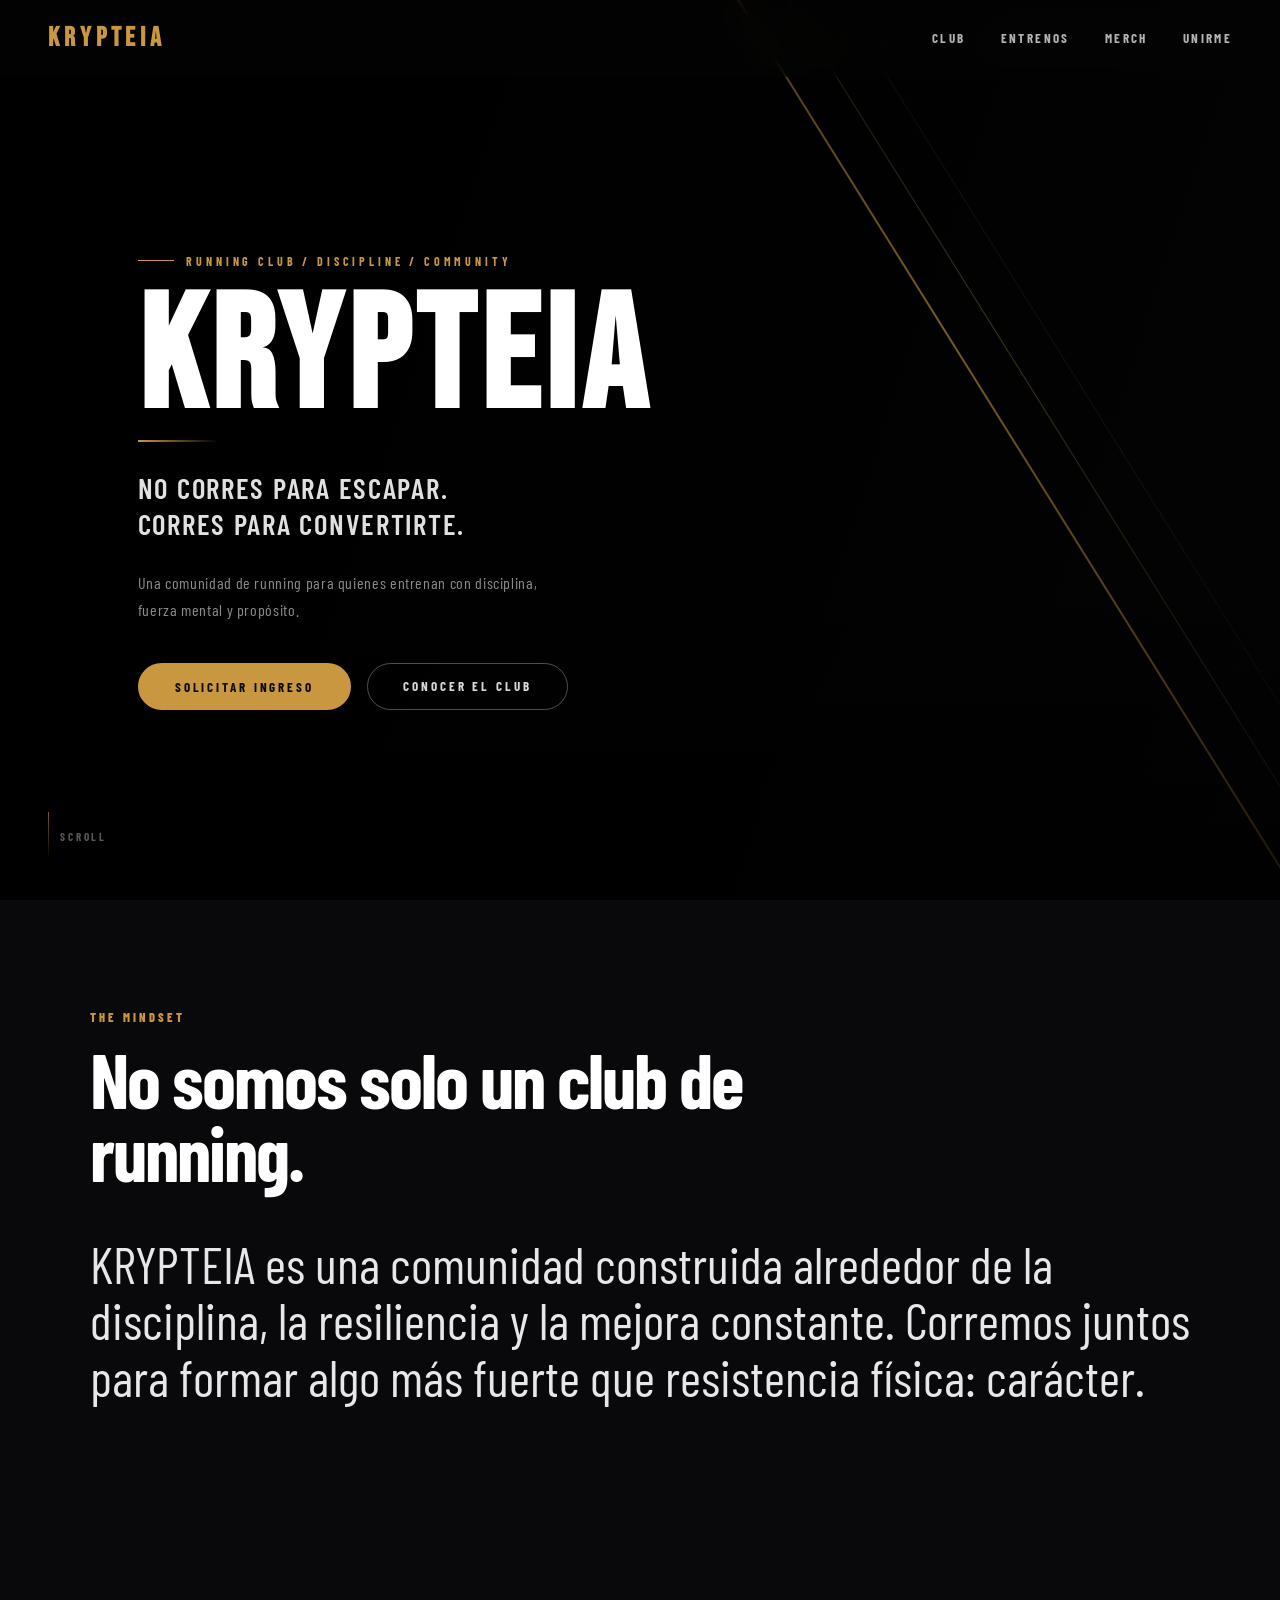
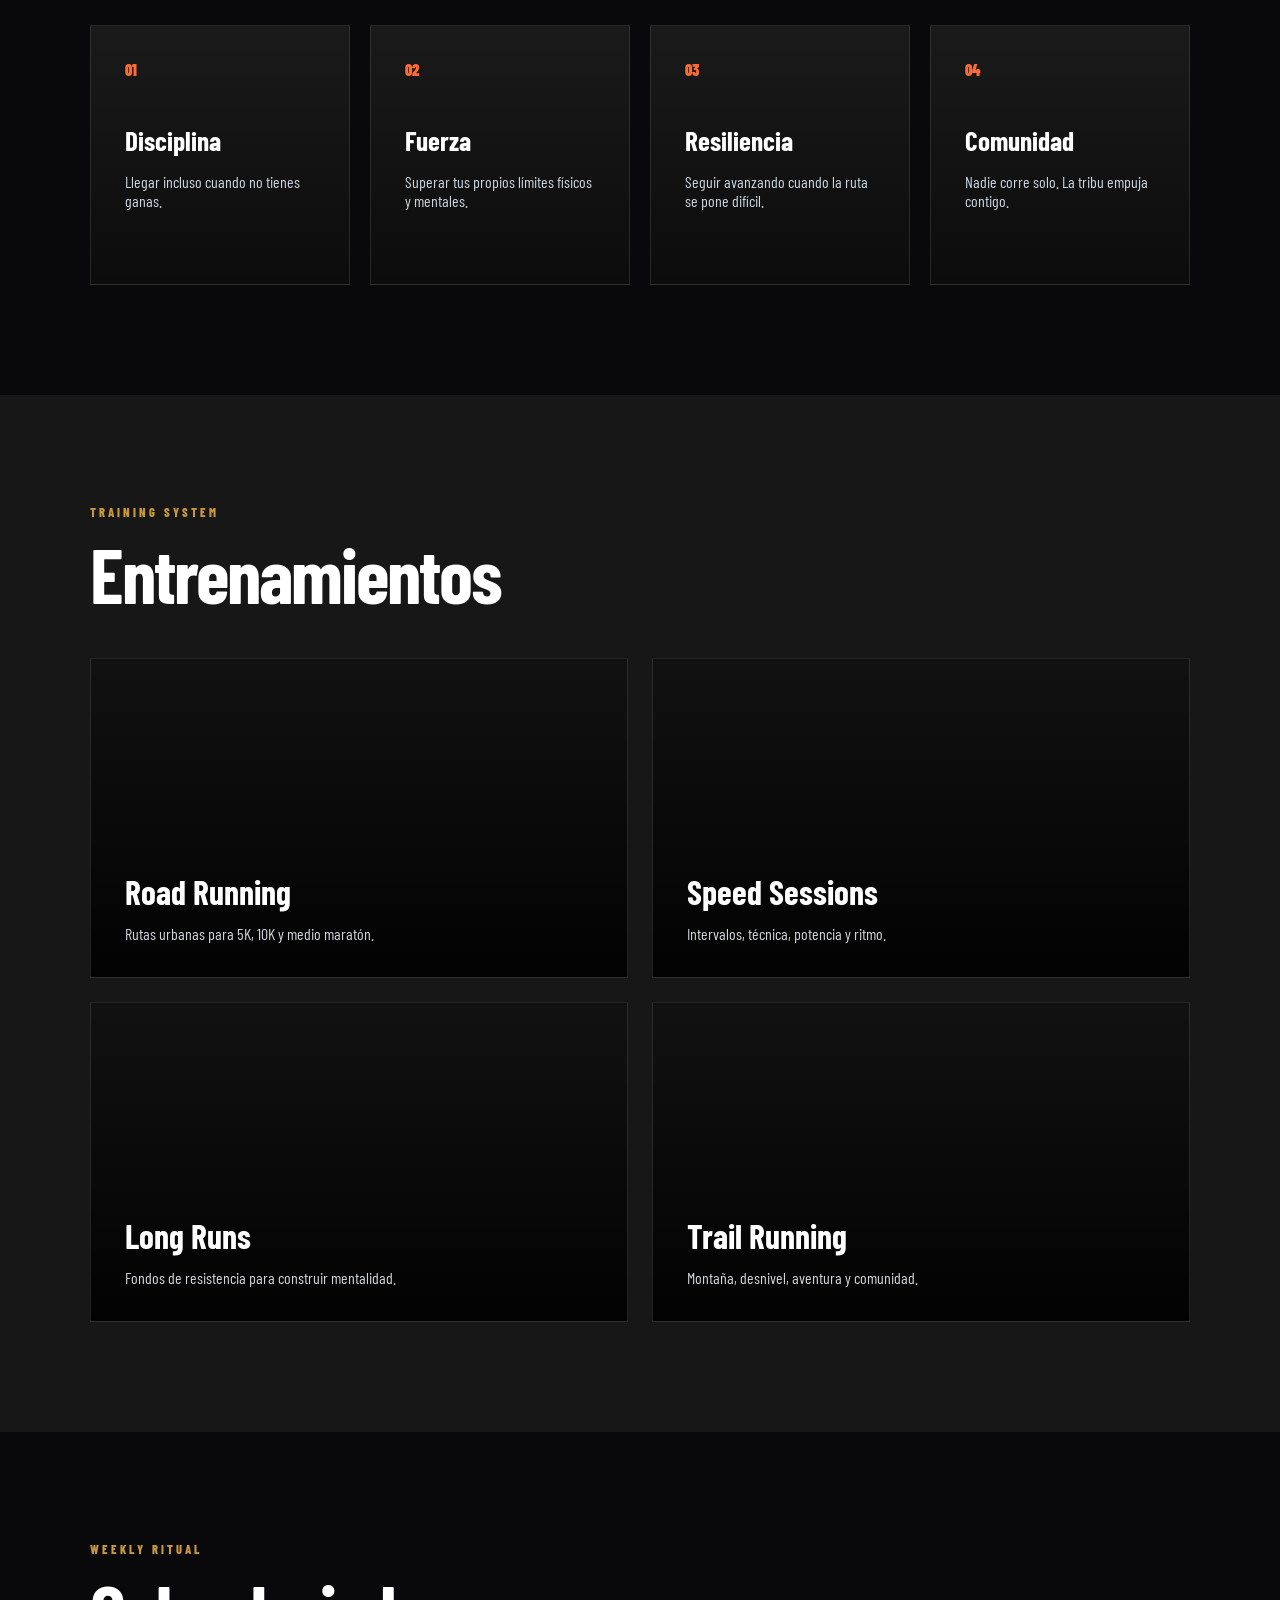
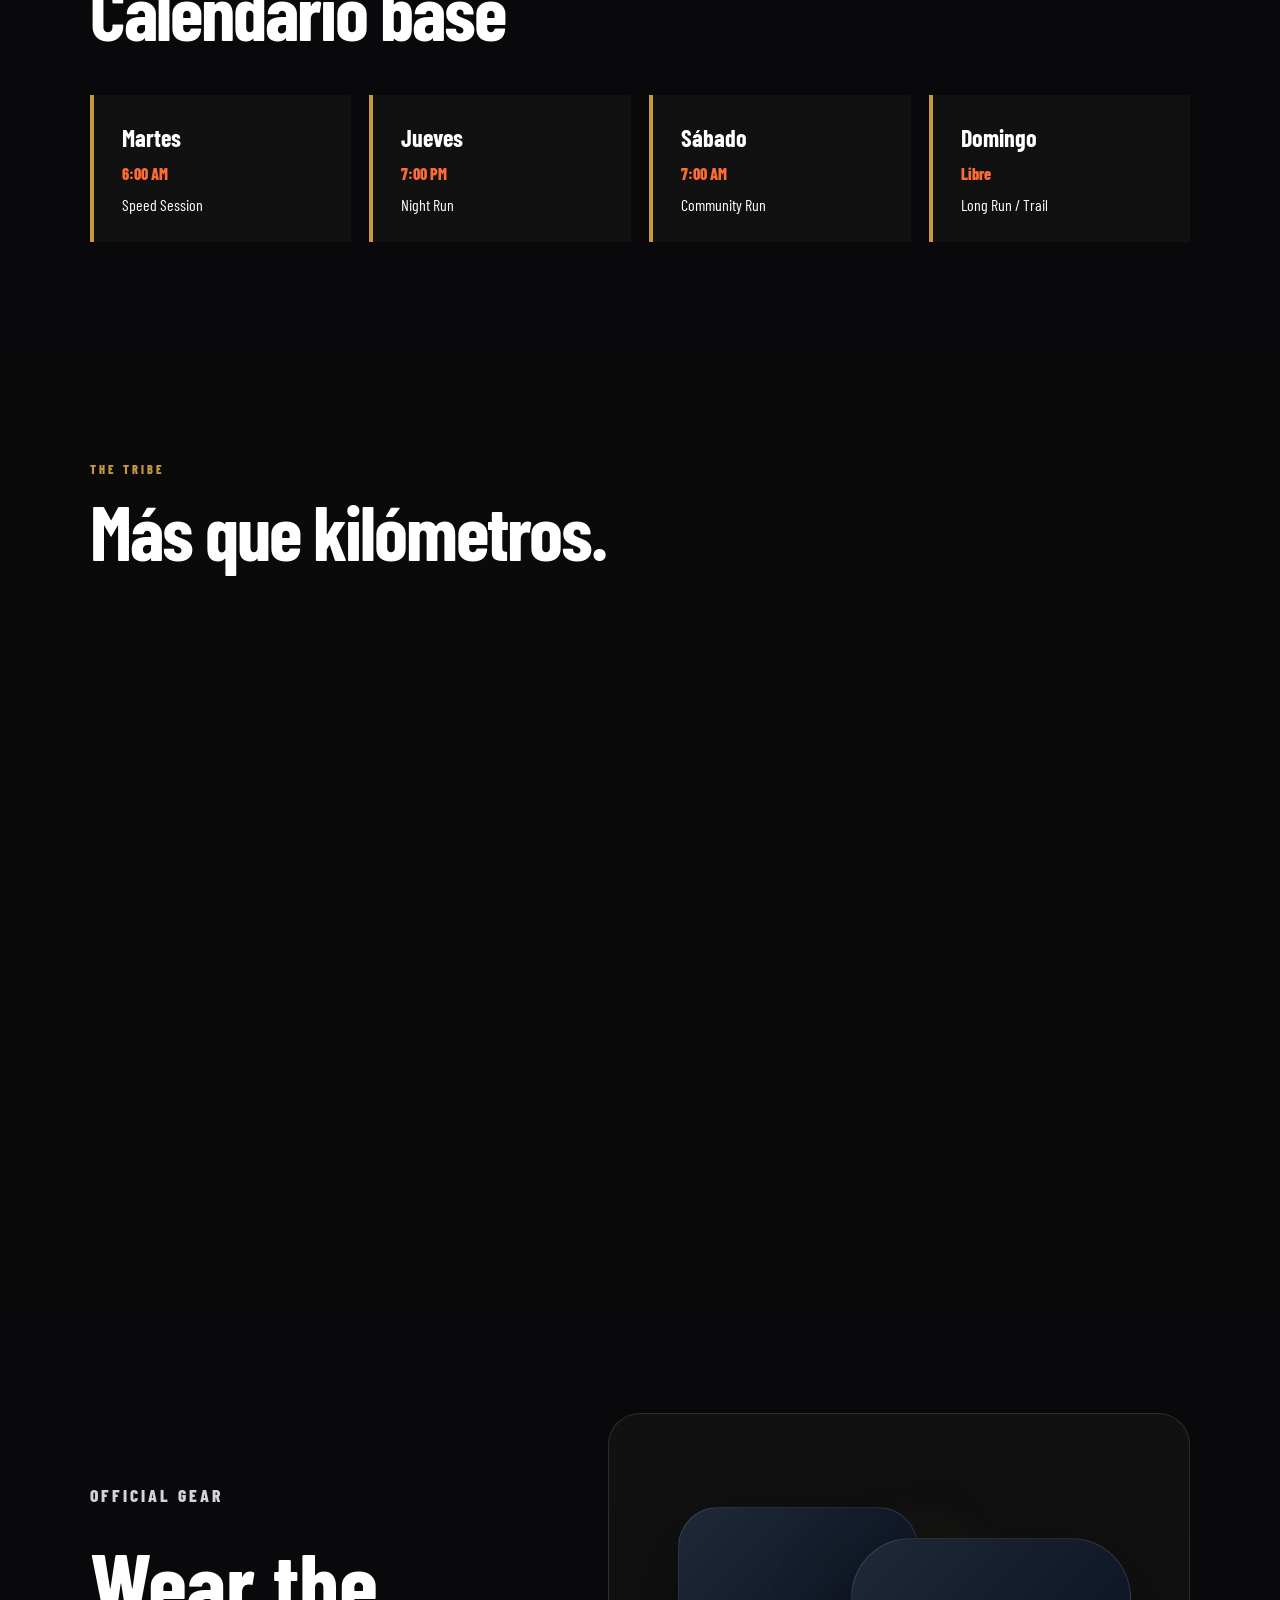
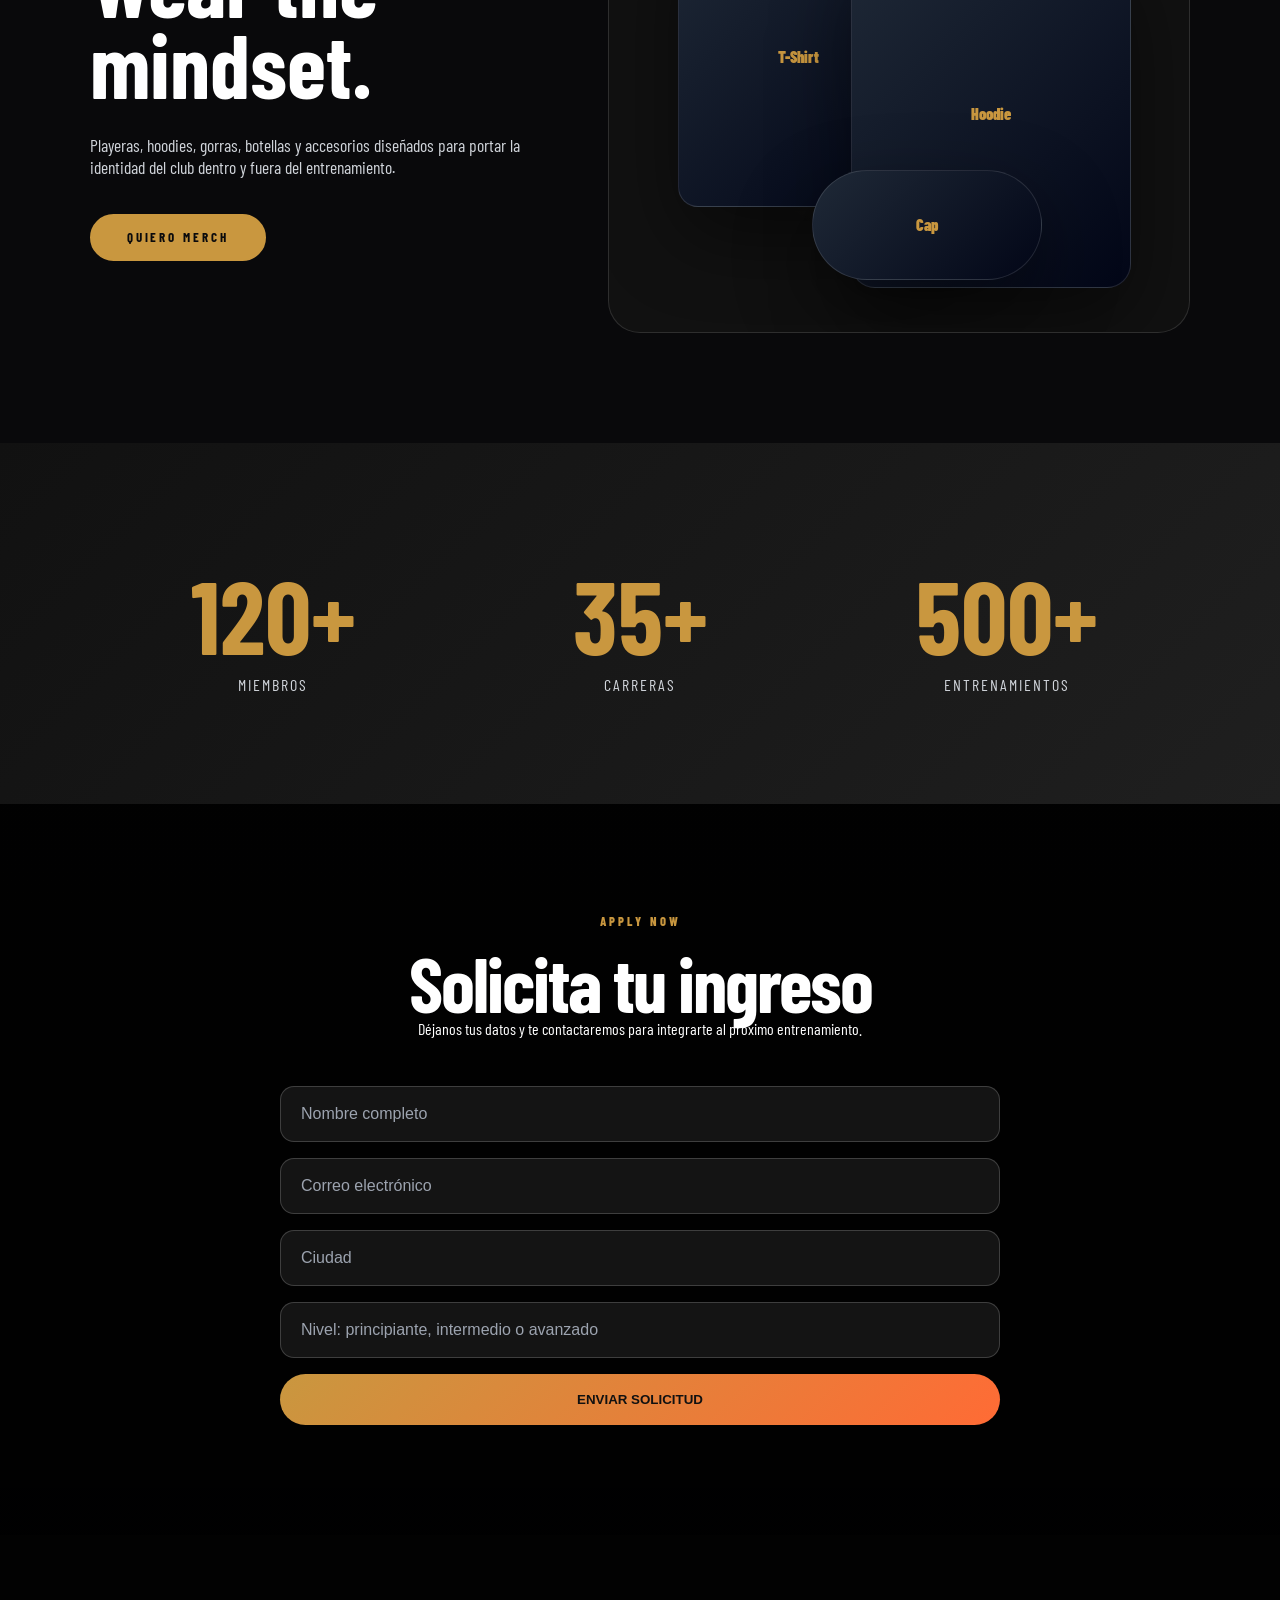
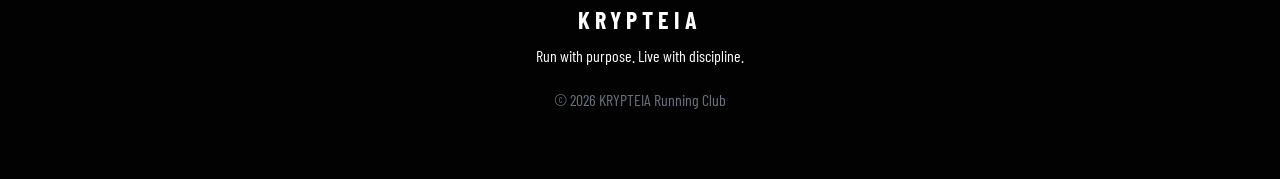
<file: index.html>
<!DOCTYPE html>
<html lang="es">
<head>
  <meta charset="UTF-8" />
  <meta name="viewport" content="width=device-width, initial-scale=1.0" />
  <title>KRYPTEIA Running Club</title>

  <link rel="preconnect" href="https://fonts.googleapis.com" />
  <link rel="preconnect" href="https://fonts.gstatic.com" crossorigin />
  <link href="https://fonts.googleapis.com/css2?family=Bebas+Neue&family=Barlow+Condensed:wght@400;600;700&display=swap" rel="stylesheet" />

  <link rel="stylesheet" href="style.css" />

  <style>
    /* ============================================
       KRYPTEIA — HERO STYLES
       ============================================ */

    :root {
      --gold:       #c9973f;
      --gold-light: #e0b96a;
      --gold-dark:  #7a5822;
      --near-black: #09090b;
      --dark-surface: #111116;
    }

    *, *::before, *::after { box-sizing: border-box; }

    body {
      background: var(--near-black);
      color: #fff;
      font-family: 'Barlow Condensed', sans-serif;
    }

    /* ---- NAV ---- */
    .nav {
      position: fixed;
      top: 0; left: 0; right: 0;
      z-index: 100;
      display: flex;
      justify-content: space-between;
      align-items: center;
      padding: 1.4rem 3rem;
      background: linear-gradient(to bottom, rgba(0,0,0,0.88) 0%, transparent 100%);
    }

    .nav .logo {
      font-family: 'Bebas Neue', sans-serif;
      font-size: 1.7rem;
      letter-spacing: 0.18em;
      color: var(--gold);
      text-decoration: none;
    }

    .nav nav { display: flex; gap: 0; }

    .nav nav a {
      color: rgba(255,255,255,0.7);
      text-decoration: none;
      font-size: 0.82rem;
      font-weight: 700;
      letter-spacing: 0.18em;
      text-transform: uppercase;
      margin-left: 2.2rem;
      transition: color 0.2s;
    }

    .nav nav a:hover { color: var(--gold); }

    /* ---- HERO ---- */
    .hero {
      position: relative;
      min-height: 100vh;
      display: flex;
      align-items: center;
      overflow: hidden;
      background-color: var(--near-black);
    }

    /* Imagen de fondo — apunta a tu archivo real */
    .hero-bg {
      position: absolute;
      inset: 0;
      background-image: url('Media/hero'); /* ← reemplaza con tu ruta */
      background-size: cover;
      background-position: center 25%;
      opacity: 0.38;
      z-index: 0;
    }

    /* Degradados oscuros sobre la imagen */
    .hero-overlay {
      position: absolute;
      inset: 0;
      z-index: 1;
      background:
        linear-gradient(108deg,
          rgba(0,0,0,0.96) 0%,
          rgba(0,0,0,0.70) 42%,
          rgba(0,0,0,0.20) 100%),
        linear-gradient(to top,
          rgba(0,0,0,0.90) 0%,
          transparent 38%);
    }

    /* Líneas diagonales doradas */
    .hero-diag {
      position: absolute;
      inset: 0;
      z-index: 2;
      pointer-events: none;
      overflow: hidden;
    }

    .hero-diag::before,
    .hero-diag::after,
    .hero-diag .d3 {
      content: '';
      position: absolute;
      top: -40%;
      height: 180%;
      transform-origin: top left;
      transform: rotate(-32deg);
    }

    .hero-diag::before {
      left: 40%;
      width: 2px;
      background: linear-gradient(to bottom,
        transparent 0%,
        var(--gold-dark) 25%,
        var(--gold) 50%,
        var(--gold-dark) 75%,
        transparent 100%);
      opacity: 0.6;
    }

    .hero-diag::after {
      left: 44%;
      width: 1px;
      background: linear-gradient(to bottom,
        transparent 0%,
        var(--gold-dark) 30%,
        var(--gold-light) 50%,
        var(--gold-dark) 70%,
        transparent 100%);
      opacity: 0.28;
    }

    /* Tercera línea sutil */
    .hero-diag .d3 {
      display: block;
      left: 48%;
      width: 1px;
      background: linear-gradient(to bottom,
        transparent 0%,
        var(--gold-dark) 40%,
        var(--gold-dark) 60%,
        transparent 100%);
      opacity: 0.15;
    }

    /* Contenido */
    .hero-content {
      position: relative;
      z-index: 3;
      padding: 9rem 3rem 5rem;
      max-width: 660px;
    }

    .hero-content .eyebrow {
      display: flex;
      align-items: center;
      gap: 0.8rem;
      font-size: 0.75rem;
      font-weight: 700;
      letter-spacing: 0.32em;
      text-transform: uppercase;
      color: var(--gold);
      margin-bottom: 1.4rem;
      opacity: 0;
      animation: fadeUp 0.7s ease forwards 0.2s;
    }

    .hero-content .eyebrow::before {
      content: '';
      display: inline-block;
      width: 36px;
      height: 1px;
      background: var(--gold);
      flex-shrink: 0;
    }

    .hero-content h1 {
      font-family: 'Bebas Neue', sans-serif;
      font-size: clamp(5.5rem, 14vw, 10rem);
      line-height: 0.88;
      letter-spacing: 0.04em;
      color: #fff;
      margin-bottom: 0.5rem;
      opacity: 0;
      animation: fadeUp 0.75s ease forwards 0.35s;
    }

    /* Línea dorada bajo el h1 */
    .hero-title-line {
      width: 80px;
      height: 2px;
      background: linear-gradient(to right, var(--gold), transparent);
      margin: 0.6rem 0 1.4rem;
      opacity: 0;
      animation: fadeUp 0.7s ease forwards 0.5s;
    }

    .hero-content h2 {
      font-family: 'Barlow Condensed', sans-serif;
      font-size: clamp(1.3rem, 3.2vw, 1.8rem);
      font-weight: 600;
      letter-spacing: 0.06em;
      text-transform: uppercase;
      color: rgba(255,255,255,0.88);
      line-height: 1.25;
      margin-bottom: 1.2rem;
      opacity: 0;
      animation: fadeUp 0.7s ease forwards 0.55s;
    }

    .hero-text {
      font-size: 1rem;
      font-weight: 400;
      letter-spacing: 0.04em;
      color: rgba(255,255,255,0.55);
      line-height: 1.65;
      max-width: 440px;
      margin-bottom: 2.2rem;
      opacity: 0;
      animation: fadeUp 0.7s ease forwards 0.7s;
    }

    .hero-buttons {
      display: flex;
      gap: 1rem;
      flex-wrap: wrap;
      opacity: 0;
      animation: fadeUp 0.7s ease forwards 0.85s;
    }

    /* Botones hero */
    .btn {
      display: inline-block;
      font-family: 'Barlow Condensed', sans-serif;
      font-size: 0.82rem;
      font-weight: 700;
      letter-spacing: 0.22em;
      text-transform: uppercase;
      text-decoration: none;
      padding: 0.85rem 2.2rem;
      transition: all 0.22s ease;
      cursor: pointer;
    }

    .btn.primary {
      background: var(--gold);
      color: #0a0a0c;
      border: 2px solid var(--gold);
    }

    .btn.primary:hover {
      background: var(--gold-light);
      border-color: var(--gold-light);
    }

    .btn.secondary {
      background: transparent;
      color: rgba(255,255,255,0.85);
      border: 1px solid rgba(255,255,255,0.3);
    }

    .btn.secondary:hover {
      border-color: var(--gold);
      color: var(--gold);
    }

    /* Scroll indicator */
    .hero-scroll {
      position: absolute;
      bottom: 2.5rem;
      left: 3rem;
      z-index: 3;
      display: flex;
      align-items: center;
      gap: 0.7rem;
      font-size: 0.7rem;
      font-weight: 700;
      letter-spacing: 0.25em;
      text-transform: uppercase;
      color: rgba(255,255,255,0.35);
      opacity: 0;
      animation: fadeIn 1s ease forwards 1.2s;
    }

    .hero-scroll::before {
      content: '';
      display: block;
      width: 1px;
      height: 48px;
      background: linear-gradient(to bottom, var(--gold-dark), transparent);
    }

    /* Animaciones */
    @keyframes fadeUp {
      from { opacity: 0; transform: translateY(22px); }
      to   { opacity: 1; transform: translateY(0); }
    }

    @keyframes fadeIn {
      from { opacity: 0; }
      to   { opacity: 1; }
    }

    /* Responsive */
    @media (max-width: 640px) {
      .nav { padding: 1.2rem 1.4rem; }
      .hero-content { padding: 8rem 1.4rem 4rem; }
      .hero-scroll { left: 1.4rem; }
      .hero-diag::before { left: 70%; }
      .hero-diag::after  { left: 76%; }
    }

  </style>
</head>

<body>

<!-- NAV -->
<header class="nav">
  <div class="logo">KRYPTEIA</div>
  <nav>
    <a href="#about">Club</a>
    <a href="#training">Entrenos</a>
    <a href="#merch">Merch</a>
    <a href="#join">Unirme</a>
  </nav>
</header>

<!-- HERO -->
<section class="hero">

  <!-- Imagen de fondo -->
  <div class="hero-bg"></div>

  <!-- Overlays oscuros -->
  <div class="hero-overlay"></div>

  <!-- Líneas diagonales doradas -->
  <div class="hero-diag">
    <span class="d3"></span>
  </div>

  <!-- Contenido -->
  <div class="hero-content">

    <p class="eyebrow">Running Club / Discipline / Community</p>

    <h1>KRYPTEIA</h1>

    <div class="hero-title-line"></div>

    <h2>No corres para escapar.<br>Corres para convertirte.</h2>

    <p class="hero-text">
      Una comunidad de running para quienes entrenan con disciplina,
      fuerza mental y propósito.
    </p>

    <div class="hero-buttons">
      <a href="#join" class="btn primary">Solicitar ingreso</a>
      <a href="#about" class="btn secondary">Conocer el club</a>
    </div>

  </div>

  <!-- Scroll cue -->
  <div class="hero-scroll">Scroll</div>

</section>

<!-- ABOUT -->
<section id="about" class="section about">
  <div class="section-header">
    <p class="eyebrow">The Mindset</p>
    <h2>No somos solo un club de running.</h2>
  </div>
  <p class="big-text">
    KRYPTEIA es una comunidad construida alrededor de la disciplina,
    la resiliencia y la mejora constante. Corremos juntos para formar
    algo más fuerte que resistencia física: carácter.
  </p>
</section>

<!-- PILLARS -->
<section class="section pillars">
  <div class="card">
    <span>01</span>
    <h3>Disciplina</h3>
    <p>Llegar incluso cuando no tienes ganas.</p>
  </div>
  <div class="card">
    <span>02</span>
    <h3>Fuerza</h3>
    <p>Superar tus propios límites físicos y mentales.</p>
  </div>
  <div class="card">
    <span>03</span>
    <h3>Resiliencia</h3>
    <p>Seguir avanzando cuando la ruta se pone difícil.</p>
  </div>
  <div class="card">
    <span>04</span>
    <h3>Comunidad</h3>
    <p>Nadie corre solo. La tribu empuja contigo.</p>
  </div>
</section>

<!-- TRAINING -->
<section id="training" class="section dark">
  <div class="section-header">
    <p class="eyebrow">Training System</p>
    <h2>Entrenamientos</h2>
  </div>
  <div class="training-grid">
    <div class="training-card">
      <h3>Road Running</h3>
      <p>Rutas urbanas para 5K, 10K y medio maratón.</p>
    </div>
    <div class="training-card">
      <h3>Speed Sessions</h3>
      <p>Intervalos, técnica, potencia y ritmo.</p>
    </div>
    <div class="training-card">
      <h3>Long Runs</h3>
      <p>Fondos de resistencia para construir mentalidad.</p>
    </div>
    <div class="training-card">
      <h3>Trail Running</h3>
      <p>Montaña, desnivel, aventura y comunidad.</p>
    </div>
  </div>
</section>

<!-- SCHEDULE -->
<section class="section schedule">
  <div class="section-header">
    <p class="eyebrow">Weekly Ritual</p>
    <h2>Calendario base</h2>
  </div>
  <div class="schedule-grid">
    <div>
      <strong>Martes</strong>
      <span>6:00 AM</span>
      <p>Speed Session</p>
    </div>
    <div>
      <strong>Jueves</strong>
      <span>7:00 PM</span>
      <p>Night Run</p>
    </div>
    <div>
      <strong>Sábado</strong>
      <span>7:00 AM</span>
      <p>Community Run</p>
    </div>
    <div>
      <strong>Domingo</strong>
      <span>Libre</span>
      <p>Long Run / Trail</p>
    </div>
  </div>
</section>

<!-- TRIBE -->
<section class="section tribe">
  <div class="section-header">
    <p class="eyebrow">The Tribe</p>
    <h2>Más que kilómetros.</h2>
  </div>
  <div class="photo-grid">
    <div></div>
    <div></div>
    <div></div>
    <div></div>
  </div>
</section>

<!-- MERCH -->
<section id="merch" class="section merch">
  <div class="merch-text">
    <p class="eyebrow">Official Gear</p>
    <h2>Wear the mindset.</h2>
    <p>
      Playeras, hoodies, gorras, botellas y accesorios diseñados para portar
      la identidad del club dentro y fuera del entrenamiento.
    </p>
    <a href="#join" class="btn primary">Quiero merch</a>
  </div>
  <div class="merch-box">
    <div class="mockup shirt">T-Shirt</div>
    <div class="mockup hoodie">Hoodie</div>
    <div class="mockup cap">Cap</div>
  </div>
</section>

<!-- STATS -->
<section class="section stats">
  <div>
    <h3>120+</h3>
    <p>Miembros</p>
  </div>
  <div>
    <h3>35+</h3>
    <p>Carreras</p>
  </div>
  <div>
    <h3>500+</h3>
    <p>Entrenamientos</p>
  </div>
</section>

<!-- JOIN -->
<section id="join" class="section join">
  <div class="section-header center">
    <p class="eyebrow">Apply Now</p>
    <h2>Solicita tu ingreso</h2>
    <p>Déjanos tus datos y te contactaremos para integrarte al próximo entrenamiento.</p>
  </div>
  <form name="krypteia-leads" method="POST" data-netlify="true">
    <input type="hidden" name="form-name" value="krypteia-leads" />
    <input type="text"  name="name"  placeholder="Nombre completo" required />
    <input type="email" name="email" placeholder="Correo electrónico" required />
    <input type="text"  name="city"  placeholder="Ciudad" />
    <input type="text"  name="level" placeholder="Nivel: principiante, intermedio o avanzado" />
    <button type="submit">Enviar solicitud</button>
  </form>
</section>

<!-- FOOTER -->
<footer>
  <h2>KRYPTEIA</h2>
  <p>Run with purpose. Live with discipline.</p>
  <p class="small">© 2026 KRYPTEIA Running Club</p>
</footer>

<script src="app.js"></script>
</body>
</html>
</file>
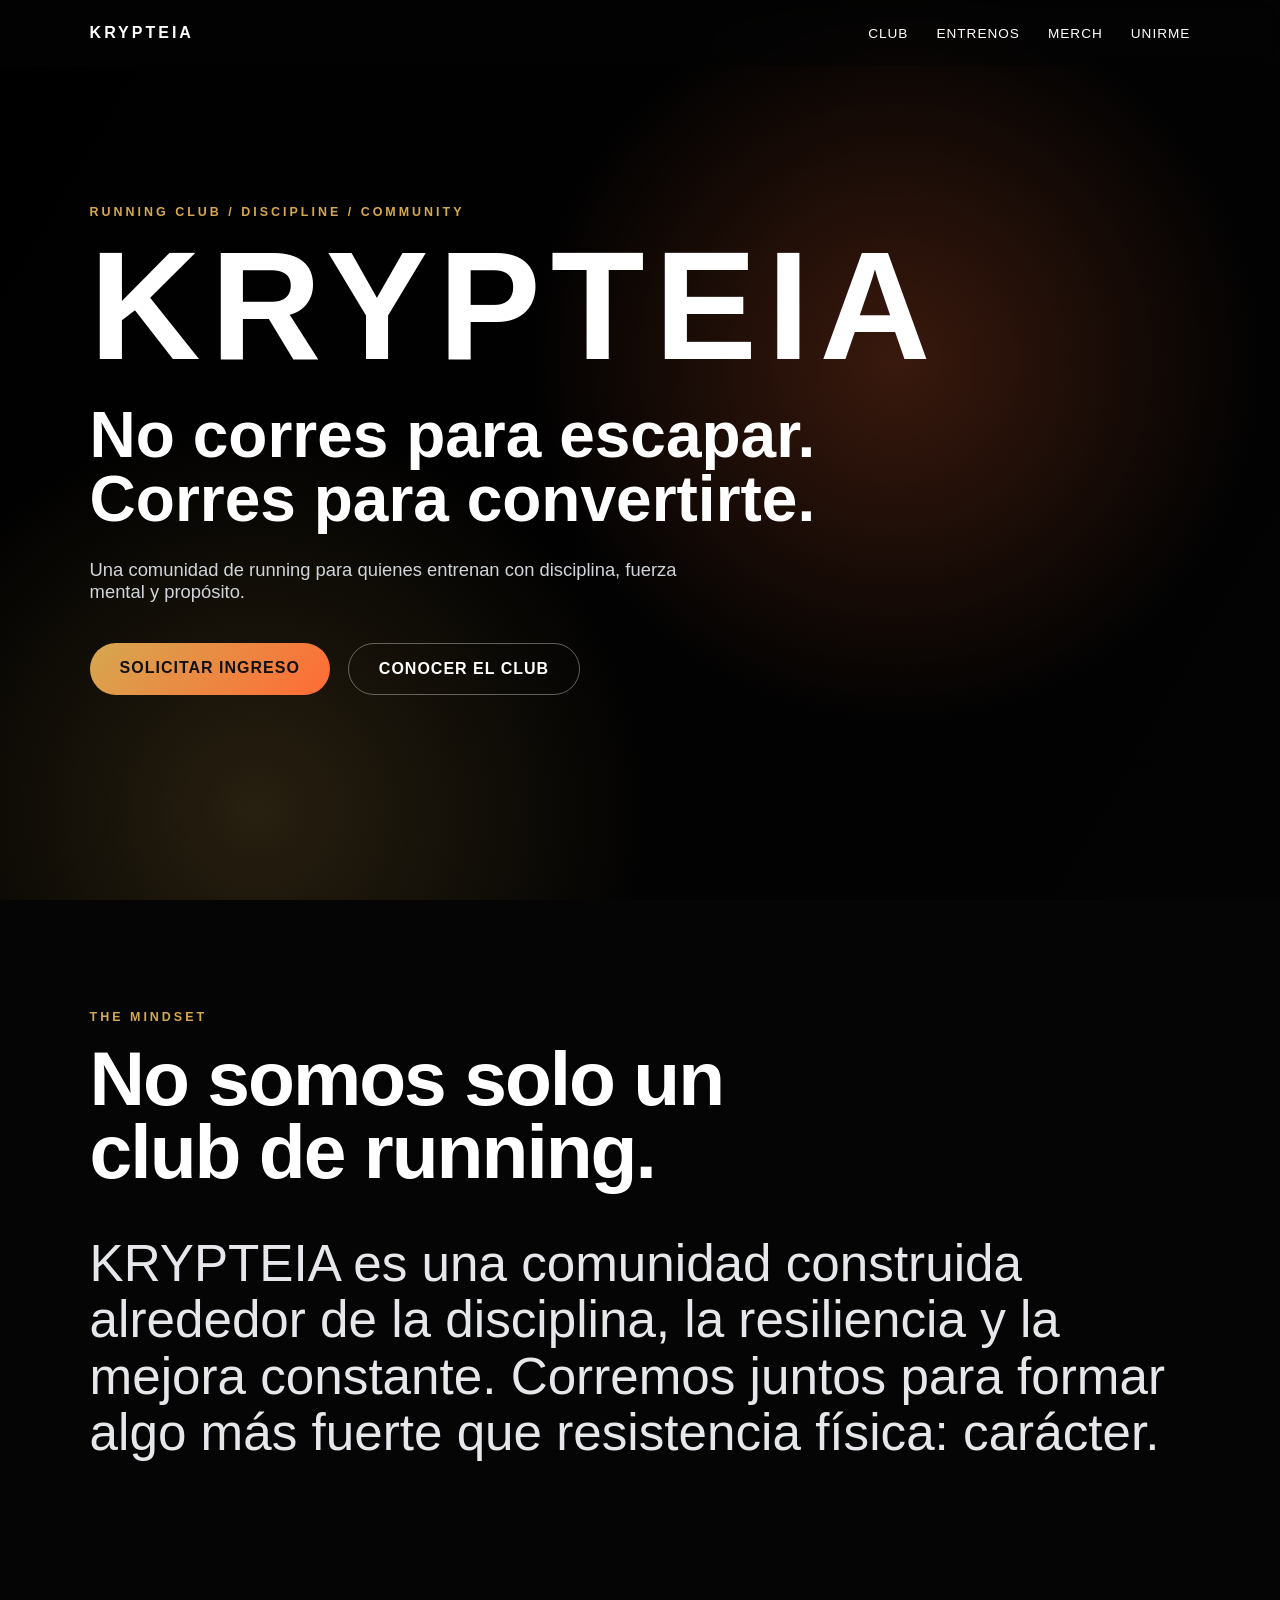
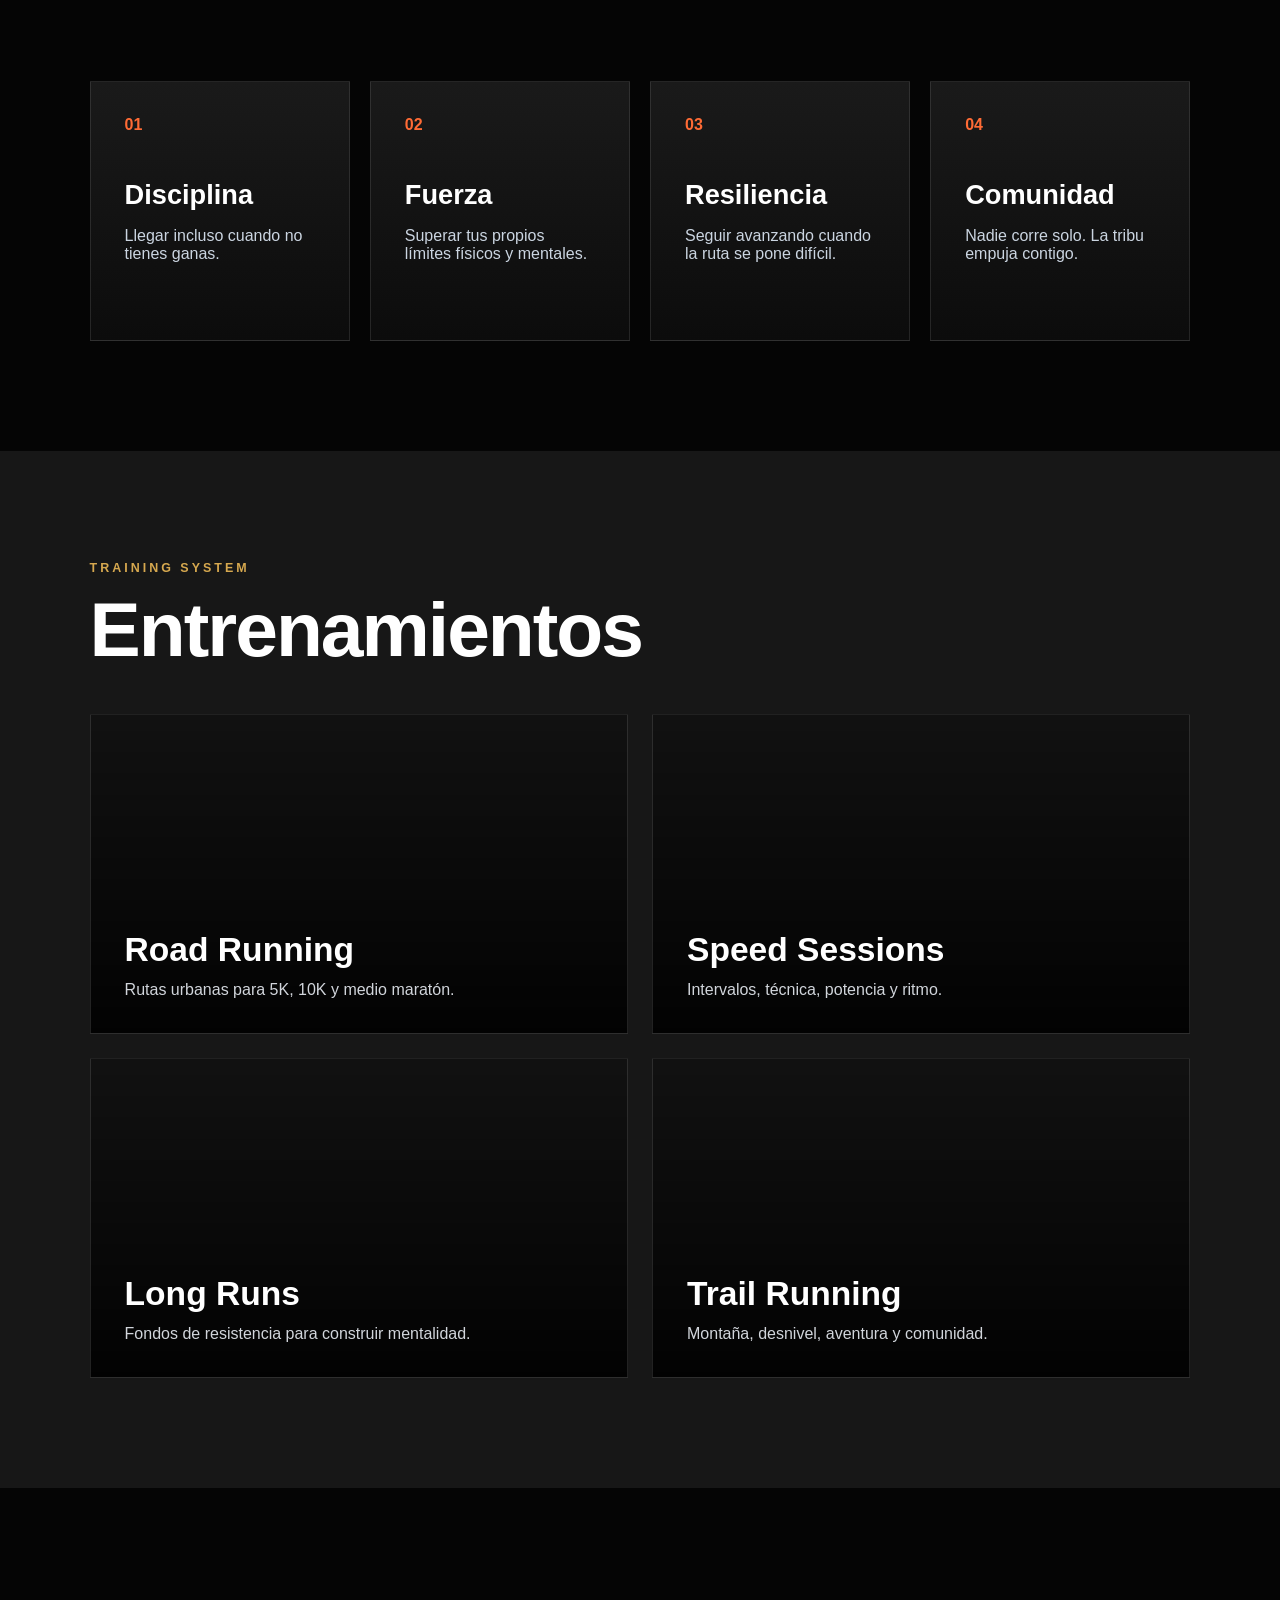
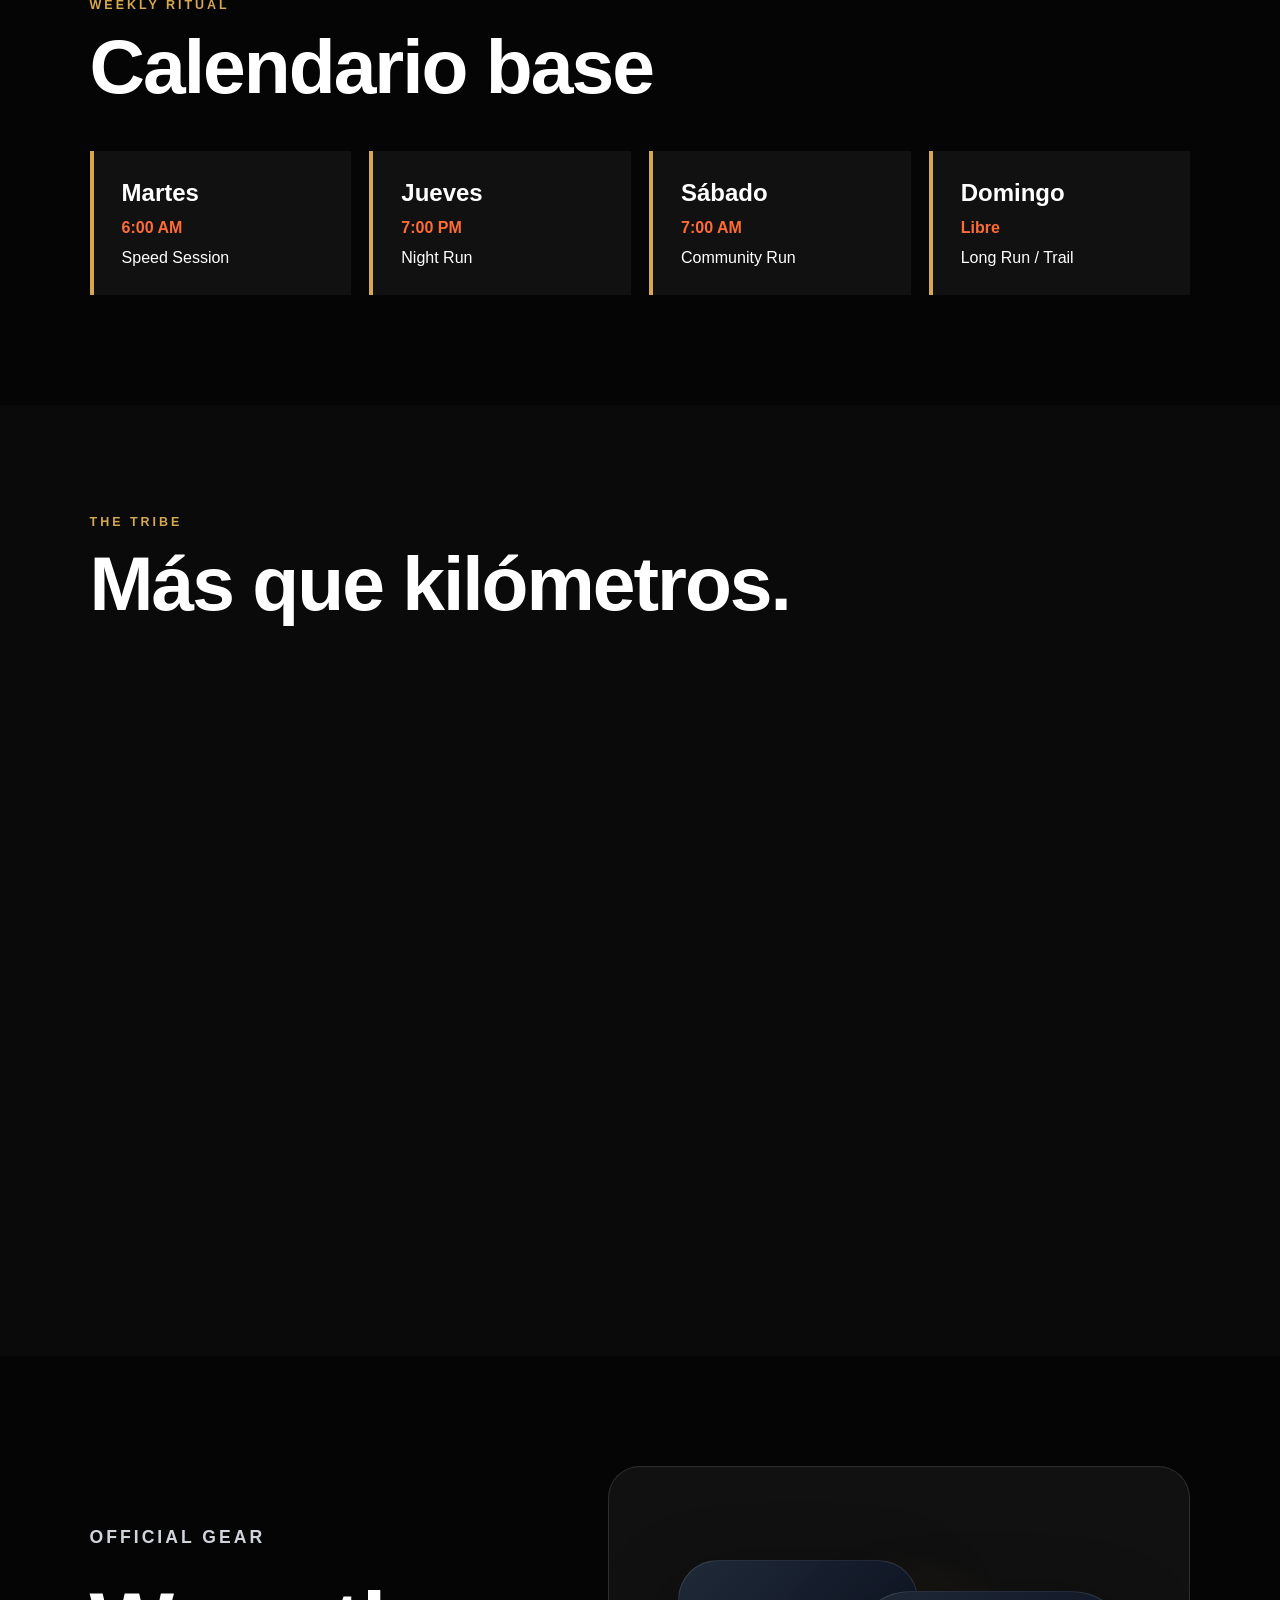
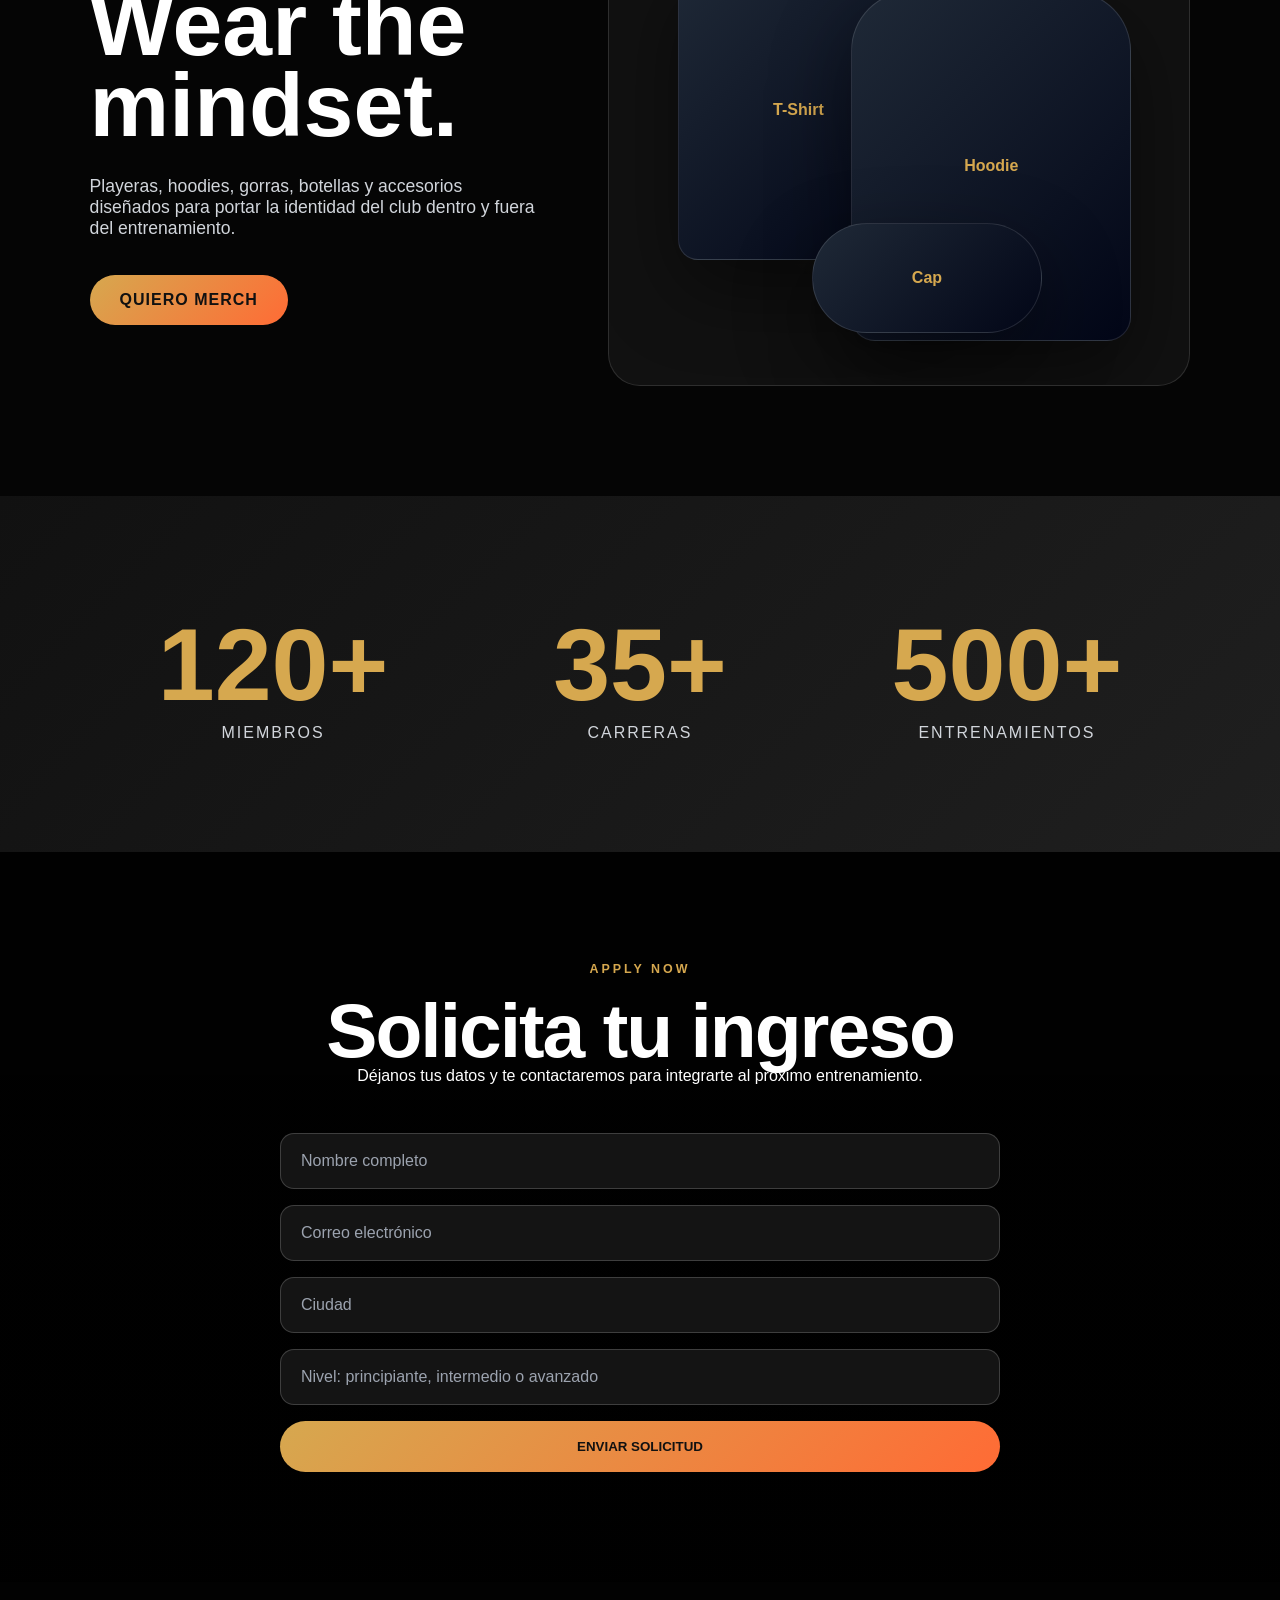
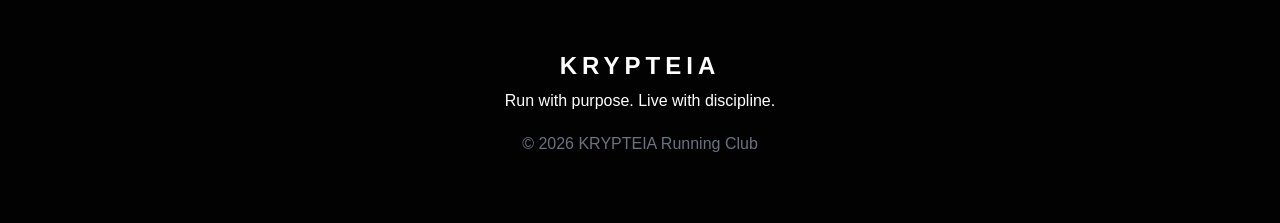
<file: preview.html>
<!DOCTYPE html>
<html lang="es">
<head>
  <meta charset="UTF-8" />
  <meta name="viewport" content="width=device-width, initial-scale=1.0" />

  <title>KRYPTEIA Running Club</title>

  <link rel="stylesheet" href="style.css" />
</head>

<body>

<header class="nav">
  <div class="logo">KRYPTEIA</div>

  <nav>
    <a href="#about">Club</a>
    <a href="#training">Entrenos</a>
    <a href="#merch">Merch</a>
    <a href="#join">Unirme</a>
  </nav>
</header>

<section class="hero">
  <div class="hero-overlay"></div>

  <div class="hero-content">
    <p class="eyebrow">Running Club / Discipline / Community</p>

    <h1>KRYPTEIA</h1>

    <h2>No corres para escapar.<br>Corres para convertirte.</h2>

    <p class="hero-text">
      Una comunidad de running para quienes entrenan con disciplina,
      fuerza mental y propósito.
    </p>

    <div class="hero-buttons">
      <a href="#join" class="btn primary">Solicitar ingreso</a>
      <a href="#about" class="btn secondary">Conocer el club</a>
    </div>
  </div>
</section>

<section id="about" class="section about">
  <div class="section-header">
    <p class="eyebrow">The Mindset</p>
    <h2>No somos solo un club de running.</h2>
  </div>

  <p class="big-text">
    KRYPTEIA es una comunidad construida alrededor de la disciplina,
    la resiliencia y la mejora constante. Corremos juntos para formar
    algo más fuerte que resistencia física: carácter.
  </p>
</section>

<section class="section pillars">
  <div class="card">
    <span>01</span>
    <h3>Disciplina</h3>
    <p>Llegar incluso cuando no tienes ganas.</p>
  </div>

  <div class="card">
    <span>02</span>
    <h3>Fuerza</h3>
    <p>Superar tus propios límites físicos y mentales.</p>
  </div>

  <div class="card">
    <span>03</span>
    <h3>Resiliencia</h3>
    <p>Seguir avanzando cuando la ruta se pone difícil.</p>
  </div>

  <div class="card">
    <span>04</span>
    <h3>Comunidad</h3>
    <p>Nadie corre solo. La tribu empuja contigo.</p>
  </div>
</section>

<section id="training" class="section dark">
  <div class="section-header">
    <p class="eyebrow">Training System</p>
    <h2>Entrenamientos</h2>
  </div>

  <div class="training-grid">
    <div class="training-card">
      <h3>Road Running</h3>
      <p>Rutas urbanas para 5K, 10K y medio maratón.</p>
    </div>

    <div class="training-card">
      <h3>Speed Sessions</h3>
      <p>Intervalos, técnica, potencia y ritmo.</p>
    </div>

    <div class="training-card">
      <h3>Long Runs</h3>
      <p>Fondos de resistencia para construir mentalidad.</p>
    </div>

    <div class="training-card">
      <h3>Trail Running</h3>
      <p>Montaña, desnivel, aventura y comunidad.</p>
    </div>
  </div>
</section>

<section class="section schedule">
  <div class="section-header">
    <p class="eyebrow">Weekly Ritual</p>
    <h2>Calendario base</h2>
  </div>

  <div class="schedule-grid">
    <div>
      <strong>Martes</strong>
      <span>6:00 AM</span>
      <p>Speed Session</p>
    </div>

    <div>
      <strong>Jueves</strong>
      <span>7:00 PM</span>
      <p>Night Run</p>
    </div>

    <div>
      <strong>Sábado</strong>
      <span>7:00 AM</span>
      <p>Community Run</p>
    </div>

    <div>
      <strong>Domingo</strong>
      <span>Libre</span>
      <p>Long Run / Trail</p>
    </div>
  </div>
</section>

<section class="section tribe">
  <div class="section-header">
    <p class="eyebrow">The Tribe</p>
    <h2>Más que kilómetros.</h2>
  </div>

  <div class="photo-grid">
    <div></div>
    <div></div>
    <div></div>
    <div></div>
  </div>
</section>

<section id="merch" class="section merch">
  <div class="merch-text">
    <p class="eyebrow">Official Gear</p>
    <h2>Wear the mindset.</h2>

    <p>
      Playeras, hoodies, gorras, botellas y accesorios diseñados para portar
      la identidad del club dentro y fuera del entrenamiento.
    </p>

    <a href="#join" class="btn primary">Quiero merch</a>
  </div>

  <div class="merch-box">
    <div class="mockup shirt">T-Shirt</div>
    <div class="mockup hoodie">Hoodie</div>
    <div class="mockup cap">Cap</div>
  </div>
</section>

<section class="section stats">
  <div>
    <h3>120+</h3>
    <p>Miembros</p>
  </div>

  <div>
    <h3>35+</h3>
    <p>Carreras</p>
  </div>

  <div>
    <h3>500+</h3>
    <p>Entrenamientos</p>
  </div>
</section>

<section id="join" class="section join">
  <div class="section-header center">
    <p class="eyebrow">Apply Now</p>
    <h2>Solicita tu ingreso</h2>
    <p>
      Déjanos tus datos y te contactaremos para integrarte al próximo entrenamiento.
    </p>
  </div>

  <form name="krypteia-leads" method="POST" data-netlify="true">
    <input type="hidden" name="form-name" value="krypteia-leads" />

    <input type="text" name="name" placeholder="Nombre completo" required />
    <input type="email" name="email" placeholder="Correo electrónico" required />
    <input type="text" name="city" placeholder="Ciudad" />
    <input type="text" name="level" placeholder="Nivel: principiante, intermedio o avanzado" />

    <button type="submit">Enviar solicitud</button>
  </form>
</section>

<footer>
  <h2>KRYPTEIA</h2>
  <p>Run with purpose. Live with discipline.</p>
  <p class="small">© 2026 KRYPTEIA Running Club</p>
</footer>

<script src="app.js"></script>
</body>
</html>
</file>
<file: style.css>
:root {
  --black: #050505;
  --dark: #0c0c0c;
  --graphite: #171717;
  --steel: #9ca3af;
  --white: #ffffff;
  --gold: #d6a84f;
  --orange: #ff6b35;
  --red: #b91c1c;
}

* {
  margin: 0;
  padding: 0;
  box-sizing: border-box;
}

html {
  scroll-behavior: smooth;
}

body {
  font-family: Arial, Helvetica, sans-serif;
  background: var(--black);
  color: var(--white);
  overflow-x: hidden;
}

a {
  color: inherit;
  text-decoration: none;
}

.nav {
  position: fixed;
  top: 0;
  width: 100%;
  padding: 24px 7%;
  display: flex;
  justify-content: space-between;
  align-items: center;
  z-index: 20;
  background: rgba(5, 5, 5, 0.45);
  backdrop-filter: blur(14px);
}

.logo {
  font-weight: 900;
  letter-spacing: 3px;
}

.nav nav {
  display: flex;
  gap: 28px;
  font-size: 0.85rem;
  text-transform: uppercase;
  letter-spacing: 1px;
}

.hero {
  min-height: 100vh;
  position: relative;
  display: flex;
  align-items: center;
  padding: 0 7%;
  background:
    linear-gradient(120deg, rgba(0,0,0,.95), rgba(0,0,0,.45)),
    url("https://images.unsplash.com/photo-1552674605-db6ffd4facb5?q=80&w=2200") center/cover;
}

.hero-overlay {
  position: absolute;
  inset: 0;
  background:
    radial-gradient(circle at 70% 40%, rgba(255,107,53,.22), transparent 35%),
    radial-gradient(circle at 20% 90%, rgba(214,168,79,.18), transparent 30%);
}

.hero-content {
  position: relative;
  max-width: 920px;
  z-index: 2;
}

.eyebrow {
  color: var(--gold);
  text-transform: uppercase;
  letter-spacing: 3px;
  font-size: 0.78rem;
  font-weight: 800;
  margin-bottom: 18px;
}

.hero h1 {
  font-size: clamp(4rem, 12vw, 10rem);
  line-height: 0.9;
  letter-spacing: 10px;
  font-weight: 900;
}

.hero h2 {
  margin-top: 28px;
  font-size: clamp(2rem, 5vw, 5rem);
  line-height: 1;
  max-width: 900px;
}

.hero-text {
  margin-top: 28px;
  max-width: 620px;
  color: #d1d5db;
  font-size: 1.15rem;
}

.hero-buttons {
  display: flex;
  gap: 18px;
  margin-top: 40px;
  flex-wrap: wrap;
}

.btn {
  display: inline-block;
  padding: 16px 30px;
  border-radius: 999px;
  font-weight: 900;
  text-transform: uppercase;
  letter-spacing: 1px;
  transition: all .25s ease;
}

.btn.primary {
  background: linear-gradient(135deg, var(--gold), var(--orange));
  color: #111;
}

.btn.secondary {
  border: 1px solid rgba(255,255,255,.35);
}

.btn:hover {
  transform: translateY(-3px);
}

.section {
  padding: 110px 7%;
}

.section-header {
  max-width: 760px;
  margin-bottom: 48px;
}

.section-header.center {
  text-align: center;
  margin-left: auto;
  margin-right: auto;
}

.section-header h2 {
  font-size: clamp(2.4rem, 6vw, 5.8rem);
  line-height: 0.95;
  letter-spacing: -2px;
}

.big-text {
  max-width: 1100px;
  font-size: clamp(1.8rem, 4vw, 4rem);
  line-height: 1.1;
  color: #e5e7eb;
}

.pillars {
  display: grid;
  grid-template-columns: repeat(4, 1fr);
  gap: 20px;
}

.card {
  background: linear-gradient(180deg, #1a1a1a, #0c0c0c);
  border: 1px solid rgba(255,255,255,.1);
  padding: 34px;
  min-height: 260px;
  transition: .3s ease;
}

.card:hover {
  border-color: var(--gold);
  transform: translateY(-6px);
}

.card span {
  color: var(--orange);
  font-weight: 900;
}

.card h3 {
  font-size: 1.7rem;
  margin: 45px 0 16px;
}

.card p {
  color: #cbd5e1;
}

.dark {
  background: var(--graphite);
}

.training-grid {
  display: grid;
  grid-template-columns: repeat(2, 1fr);
  gap: 24px;
}

.training-card {
  min-height: 320px;
  padding: 34px;
  display: flex;
  flex-direction: column;
  justify-content: end;
  background:
    linear-gradient(rgba(0,0,0,.25), rgba(0,0,0,.9)),
    url("https://images.unsplash.com/photo-1502904550040-7534597429ae?q=80&w=1200") center/cover;
  border: 1px solid rgba(255,255,255,.12);
}

.training-card:nth-child(2) {
  background:
    linear-gradient(rgba(0,0,0,.25), rgba(0,0,0,.9)),
    url("https://images.unsplash.com/photo-1538805060514-97d9cc17730c?q=80&w=1200") center/cover;
}

.training-card:nth-child(3) {
  background:
    linear-gradient(rgba(0,0,0,.25), rgba(0,0,0,.9)),
    url("https://images.unsplash.com/photo-1553969546-6f7388a7e07c?q=80&w=1200") center/cover;
}

.training-card:nth-child(4) {
  background:
    linear-gradient(rgba(0,0,0,.25), rgba(0,0,0,.9)),
    url("https://images.unsplash.com/photo-1500530855697-b586d89ba3ee?q=80&w=1200") center/cover;
}

.training-card h3 {
  font-size: 2.1rem;
}

.training-card p {
  margin-top: 12px;
  color: #d1d5db;
}

.schedule-grid {
  display: grid;
  grid-template-columns: repeat(4, 1fr);
  gap: 18px;
}

.schedule-grid div {
  background: #111;
  border-left: 4px solid var(--gold);
  padding: 28px;
}

.schedule-grid strong {
  display: block;
  font-size: 1.5rem;
}

.schedule-grid span {
  display: block;
  color: var(--orange);
  margin: 12px 0;
  font-weight: 800;
}

.tribe {
  background: #0a0a0a;
}

.photo-grid {
  display: grid;
  grid-template-columns: 1.3fr 1fr 1fr;
  grid-auto-rows: 280px;
  gap: 18px;
}

.photo-grid div {
  background: url("https://images.unsplash.com/photo-1486218119243-13883505764c?q=80&w=1200") center/cover;
  border-radius: 22px;
  filter: grayscale(15%);
}

.photo-grid div:first-child {
  grid-row: span 2;
}

.photo-grid div:nth-child(2) {
  background-image: url("https://images.unsplash.com/photo-1518611012118-696072aa579a?q=80&w=1200");
}

.photo-grid div:nth-child(3) {
  background-image: url("https://images.unsplash.com/photo-1546483875-ad9014c88eba?q=80&w=1200");
}

.photo-grid div:nth-child(4) {
  background-image: url("https://images.unsplash.com/photo-1552674605-db6ffd4facb5?q=80&w=1200");
}

.merch {
  display: grid;
  grid-template-columns: 1fr 1.3fr;
  gap: 70px;
  align-items: center;
}

.merch-text h2 {
  font-size: clamp(3rem, 7vw, 7rem);
  line-height: .9;
  margin-bottom: 30px;
}

.merch-text p {
  color: #d1d5db;
  font-size: 1.1rem;
  margin-bottom: 36px;
}

.merch-box {
  min-height: 520px;
  background:
    radial-gradient(circle at center, rgba(214,168,79,.18), transparent 45%),
    #111;
  border: 1px solid rgba(255,255,255,.12);
  border-radius: 32px;
  position: relative;
  overflow: hidden;
}

.mockup {
  position: absolute;
  background: linear-gradient(135deg, #1f2937, #020617);
  border: 1px solid rgba(255,255,255,.12);
  display: flex;
  justify-content: center;
  align-items: center;
  font-weight: 900;
  color: var(--gold);
  box-shadow: 0 30px 80px rgba(0,0,0,.45);
}

.shirt {
  width: 240px;
  height: 300px;
  left: 12%;
  top: 18%;
  border-radius: 40px 40px 20px 20px;
}

.hoodie {
  width: 280px;
  height: 350px;
  right: 10%;
  top: 24%;
  border-radius: 60px 60px 24px 24px;
}

.cap {
  width: 230px;
  height: 110px;
  left: 35%;
  bottom: 10%;
  border-radius: 999px;
}

.stats {
  display: grid;
  grid-template-columns: repeat(3, 1fr);
  background: linear-gradient(135deg, #111, #1f1f1f);
  text-align: center;
}

.stats h3 {
  font-size: clamp(3rem, 8vw, 7rem);
  color: var(--gold);
}

.stats p {
  text-transform: uppercase;
  letter-spacing: 2px;
  color: #d1d5db;
}

.join {
  background:
    linear-gradient(rgba(0,0,0,.88), rgba(0,0,0,.95)),
    url("https://images.unsplash.com/photo-1476480862126-209bfaa8edc8?q=80&w=2000") center/cover;
}

form {
  max-width: 720px;
  margin: 0 auto;
  display: grid;
  gap: 16px;
}

input {
  width: 100%;
  padding: 18px 20px;
  background: rgba(255,255,255,.08);
  border: 1px solid rgba(255,255,255,.18);
  border-radius: 14px;
  color: white;
  font-size: 1rem;
}

input::placeholder {
  color: #9ca3af;
}

button {
  padding: 18px;
  border: none;
  border-radius: 999px;
  background: linear-gradient(135deg, var(--gold), var(--orange));
  color: #111;
  font-weight: 900;
  text-transform: uppercase;
  cursor: pointer;
}

footer {
  padding: 70px 7%;
  background: #020202;
  text-align: center;
}

footer h2 {
  letter-spacing: 5px;
  margin-bottom: 12px;
}

footer .small {
  margin-top: 25px;
  color: #6b7280;
}

@media (max-width: 900px) {
  .nav nav {
    display: none;
  }

  .pillars,
  .training-grid,
  .schedule-grid,
  .merch,
  .stats {
    grid-template-columns: 1fr;
  }

  .photo-grid {
    grid-template-columns: 1fr;
  }

  .photo-grid div:first-child {
    grid-row: span 1;
  }

  .section {
    padding: 85px 6%;
  }
}
</file>
